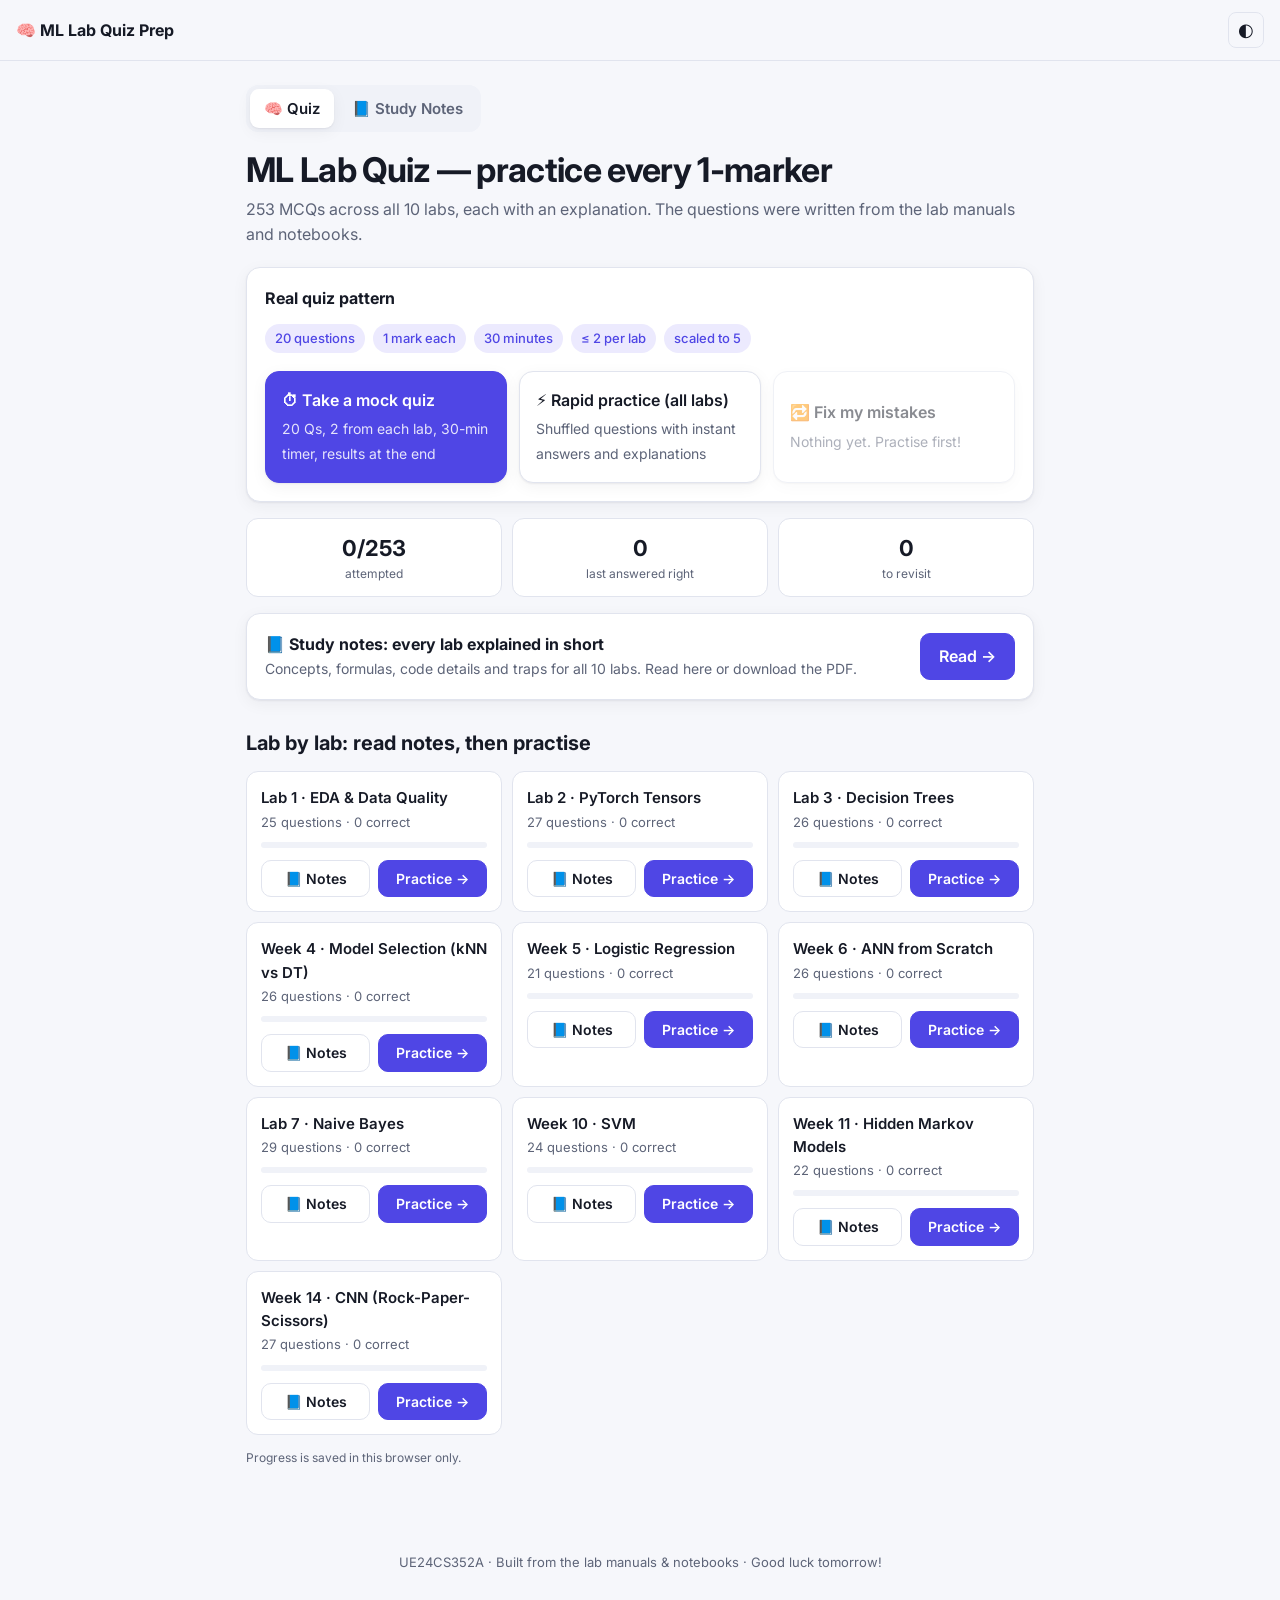
<file: index.html>
<!doctype html>
<html lang="en">
<head>
  <meta charset="utf-8">
  <meta name="viewport" content="width=device-width, initial-scale=1">
  <title>ML Lab Quiz Prep</title>
  <meta name="description" content="1-mark MCQ practice for the UE24CS352A Machine Learning lab quiz — all lab programs, with explanations and a timed mock test.">
  <link rel="preconnect" href="https://fonts.googleapis.com">
  <link rel="preconnect" href="https://fonts.gstatic.com" crossorigin>
  <link href="https://fonts.googleapis.com/css2?family=Inter:wght@400;500;600;700&family=JetBrains+Mono:wght@400;500&display=swap" rel="stylesheet">
  <link rel="stylesheet" href="style.css?v=1794931368">
  <link rel="icon" href="data:image/svg+xml,<svg xmlns='http://www.w3.org/2000/svg' viewBox='0 0 100 100'><text y='.9em' font-size='90'>🧠</text></svg>">
</head>
<body>
  <header class="topbar">
    <a href="#" class="brand" id="homeLink">🧠 ML Lab Quiz Prep</a>
    <button class="theme-toggle" id="themeToggle" aria-label="Toggle dark mode">◐</button>
  </header>
  <main id="app" class="container"></main>
  <footer class="foot">UE24CS352A · Built from the lab manuals &amp; notebooks · Good luck tomorrow!</footer>
  <script src="questions.js?v=1794931368"></script>
  <script src="notes.js?v=1794931368"></script>
  <script src="app.js?v=1794931368"></script>
</body>
</html>
</file>
<file: style.css>
:root {
  --bg: #f6f7fb;
  --surface: #ffffff;
  --surface-2: #f0f2f8;
  --text: #161a26;
  --muted: #5d6478;
  --border: #e1e4ee;
  --accent: #4f46e5;
  --accent-soft: #eceafe;
  --good: #12805c;
  --good-soft: #e3f6ee;
  --bad: #c2362f;
  --bad-soft: #fdeceb;
  --warn: #b26b00;
  --shadow: 0 1px 2px rgba(20, 24, 40, .06), 0 4px 16px rgba(20, 24, 40, .05);
  --radius: 14px;
}
@media (prefers-color-scheme: dark) {
  :root:not([data-theme="light"]) {
    --bg: #0f1117; --surface: #171a23; --surface-2: #1e2230; --text: #e8eaf2; --muted: #9aa1b5;
    --border: #2a2f3e; --accent: #8b85ff; --accent-soft: #25234a; --good: #4fd1a1; --good-soft: #13302a;
    --bad: #ff7b72; --bad-soft: #3a1c1c; --warn: #f0b44c; --shadow: none;
  }
}
:root[data-theme="dark"] {
  --bg: #0f1117; --surface: #171a23; --surface-2: #1e2230; --text: #e8eaf2; --muted: #9aa1b5;
  --border: #2a2f3e; --accent: #8b85ff; --accent-soft: #25234a; --good: #4fd1a1; --good-soft: #13302a;
  --bad: #ff7b72; --bad-soft: #3a1c1c; --warn: #f0b44c; --shadow: none;
}

* { box-sizing: border-box; }
html, body { margin: 0; }
body {
  background: var(--bg); color: var(--text);
  font: 16px/1.55 Inter, system-ui, -apple-system, Segoe UI, sans-serif;
  -webkit-font-smoothing: antialiased;
}
code, pre { font-family: "JetBrains Mono", ui-monospace, Menlo, monospace; font-size: .88em; }
code { background: var(--surface-2); padding: .1em .35em; border-radius: 5px; }
pre { background: var(--surface-2); padding: 12px 14px; border-radius: 10px; overflow-x: auto; margin: 10px 0; }
pre code { background: none; padding: 0; }

.topbar {
  position: sticky; top: 0; z-index: 10;
  display: flex; align-items: center; justify-content: space-between;
  padding: 12px 16px; background: color-mix(in srgb, var(--bg) 85%, transparent);
  backdrop-filter: blur(8px); border-bottom: 1px solid var(--border);
}
.brand { font-weight: 700; color: var(--text); text-decoration: none; }
.theme-toggle { background: none; border: 1px solid var(--border); color: var(--text); border-radius: 8px; width: 36px; height: 36px; cursor: pointer; font-size: 18px; }

.container { max-width: 820px; margin: 0 auto; padding: 24px 16px 48px; }
.foot { text-align: center; color: var(--muted); font-size: 13px; padding: 24px 16px 40px; }

h1 { font-size: clamp(26px, 5vw, 34px); line-height: 1.2; margin: 8px 0 6px; letter-spacing: -.02em; }
h2 { font-size: 20px; margin: 28px 0 12px; }
.sub { color: var(--muted); margin: 0 0 20px; }

.card { background: var(--surface); border: 1px solid var(--border); border-radius: var(--radius); box-shadow: var(--shadow); padding: 18px; }
.hero-actions { display: grid; grid-template-columns: repeat(auto-fit, minmax(min(220px, 100%), 1fr)); gap: 12px; margin-top: 18px; }
.mode { text-align: left; cursor: pointer; border: 1px solid var(--border); background: var(--surface); color: var(--text); border-radius: var(--radius); padding: 16px; box-shadow: var(--shadow); font: inherit; transition: transform .12s, border-color .12s; }
.mode:hover { transform: translateY(-2px); border-color: var(--accent); }
.mode .t { font-weight: 600; display: block; margin-bottom: 4px; }
.mode .d { color: var(--muted); font-size: 14px; }
.mode.primary { background: var(--accent); border-color: var(--accent); color: #fff; }
.mode.primary .d { color: rgba(255,255,255,.85); }

.pattern { display: flex; flex-wrap: wrap; gap: 8px; margin-top: 14px; }
.pill { font-size: 13px; padding: 4px 10px; border-radius: 999px; background: var(--accent-soft); color: var(--accent); font-weight: 500; }

.labs { display: grid; grid-template-columns: repeat(auto-fill, minmax(min(240px, 100%), 1fr)); gap: 10px; }
.lab { cursor: pointer; text-align: left; font: inherit; color: var(--text); background: var(--surface); border: 1px solid var(--border); border-radius: 12px; padding: 14px; transition: border-color .12s; }
.lab:hover { border-color: var(--accent); }
.lab .n { font-weight: 600; font-size: 15px; }
.lab .m { color: var(--muted); font-size: 13px; margin-top: 2px; }
.bar { height: 6px; background: var(--surface-2); border-radius: 99px; overflow: hidden; margin-top: 10px; }
.bar > i { display: block; height: 100%; background: var(--good); border-radius: 99px; }

.qhead { display: flex; justify-content: space-between; align-items: center; gap: 12px; margin-bottom: 12px; flex-wrap: wrap; }
.qmeta { color: var(--muted); font-size: 14px; }
.tag { font-size: 12px; font-weight: 600; padding: 3px 9px; border-radius: 999px; background: var(--accent-soft); color: var(--accent); }
.timer { font-variant-numeric: tabular-nums; font-weight: 600; padding: 4px 10px; border-radius: 8px; background: var(--surface-2); }
.timer.low { color: var(--bad); background: var(--bad-soft); }
.progress { height: 4px; background: var(--surface-2); border-radius: 99px; overflow: hidden; margin-bottom: 18px; }
.progress > i { display: block; height: 100%; background: var(--accent); transition: width .2s; }

.qtext { font-size: 18px; font-weight: 500; margin: 4px 0 16px; white-space: pre-wrap; }
.qtext pre { white-space: pre; font-weight: 400; }
.opts { display: grid; gap: 10px; }
.opt { display: flex; gap: 12px; align-items: flex-start; text-align: left; width: 100%; font: inherit; color: var(--text); background: var(--surface); border: 1.5px solid var(--border); border-radius: 12px; padding: 12px 14px; cursor: pointer; transition: border-color .1s, background .1s; }
.opt:hover:not(:disabled) { border-color: var(--accent); }
.opt .k { flex: none; width: 26px; height: 26px; border-radius: 7px; display: grid; place-items: center; font-size: 13px; font-weight: 600; background: var(--surface-2); color: var(--muted); }
.opt.sel { border-color: var(--accent); background: var(--accent-soft); }
.opt.right { border-color: var(--good); background: var(--good-soft); }
.opt.right .k { background: var(--good); color: #fff; }
.opt.wrong { border-color: var(--bad); background: var(--bad-soft); }
.opt.wrong .k { background: var(--bad); color: #fff; }
.opt:disabled { cursor: default; }

.explain { margin-top: 14px; padding: 12px 14px; border-radius: 12px; background: var(--surface-2); border-left: 4px solid var(--accent); font-size: 15px; }
.explain b { display: block; margin-bottom: 2px; }

.nav { display: flex; justify-content: space-between; gap: 10px; margin-top: 18px; flex-wrap: wrap; }
.btn { font: inherit; font-weight: 600; cursor: pointer; border-radius: 10px; padding: 10px 18px; border: 1px solid var(--border); background: var(--surface); color: var(--text); }
.btn:hover { border-color: var(--accent); }
.btn.primary { background: var(--accent); border-color: var(--accent); color: #fff; }
.btn:disabled { opacity: .45; cursor: not-allowed; }

.palette { display: flex; flex-wrap: wrap; gap: 6px; margin-top: 18px; }
.palette button { width: 34px; height: 34px; border-radius: 8px; border: 1px solid var(--border); background: var(--surface); color: var(--text); font: inherit; font-size: 13px; cursor: pointer; }
.palette button.ans { background: var(--accent-soft); border-color: var(--accent); color: var(--accent); }
.palette button.cur { outline: 2px solid var(--accent); outline-offset: 1px; }

.score { text-align: center; padding: 26px 18px; }
.score .big { font-size: 56px; font-weight: 700; letter-spacing: -.03em; line-height: 1; }
.score .scaled { color: var(--muted); margin-top: 6px; }
.breakdown { display: grid; gap: 6px; margin-top: 16px; }
.brow { display: flex; justify-content: space-between; gap: 10px; font-size: 14px; padding: 8px 12px; border-radius: 8px; background: var(--surface-2); }
.review-item { margin-top: 12px; }
.review-item .qtext { font-size: 16px; }
.ok { color: var(--good); font-weight: 600; }
.no { color: var(--bad); font-weight: 600; }
.row { display: flex; gap: 10px; flex-wrap: wrap; align-items: center; }
.muted { color: var(--muted); }
.kbd { font-size: 12px; color: var(--muted); margin-top: 14px; }
.kbd kbd { font-family: inherit; border: 1px solid var(--border); border-bottom-width: 2px; border-radius: 5px; padding: 0 5px; background: var(--surface); }
.stats { display: grid; grid-template-columns: repeat(3, 1fr); gap: 10px; margin-top: 16px; }
.stat { background: var(--surface); border: 1px solid var(--border); border-radius: 12px; padding: 12px; text-align: center; }
.stat .v { font-size: 22px; font-weight: 700; }
.stat .l { font-size: 12px; color: var(--muted); }
.linkbtn { background: none; border: none; color: var(--accent); font: inherit; cursor: pointer; padding: 0; text-decoration: underline; }

@media (max-width: 520px) {
  .qtext { font-size: 16.5px; }
  .opt { padding: 11px 12px; }
}

/* guard against horizontal overflow on narrow phones */
body { overflow-x: hidden; }
.container, .card, .opt span, .qtext { min-width: 0; overflow-wrap: anywhere; }
@media (max-width: 420px) { .stats { grid-template-columns: 1fr 1fr 1fr; gap: 6px; } .stat .v { font-size: 18px; } }

/* ---------- study notes ---------- */

    .notes h2 { margin-top: 0; font-size: 22px; letter-spacing: -.01em; }
    .notes section { scroll-margin-top: 70px; margin: 18px 0; }
    .notes h3 { font-size: 15px; text-transform: uppercase; letter-spacing: .06em; color: var(--accent); margin: 16px 0 6px; }
    .notes ul { margin: 4px 0 8px; padding-left: 20px; }
    .notes li { margin: 3px 0; }
    .notes p { margin: 6px 0; }
    .formula { font-family: "JetBrains Mono", ui-monospace, monospace; font-size: 14px; background: var(--surface-2); border-radius: 8px; padding: 8px 12px; margin: 6px 0; overflow-x: auto; white-space: pre; }
    .trap { border-left: 4px solid var(--warn); background: var(--surface-2); padding: 8px 12px; border-radius: 8px; margin: 10px 0 2px; font-size: 15px; }
    .trap b { color: var(--warn); }
    .toc { display: grid; grid-template-columns: repeat(auto-fill, minmax(min(230px, 100%), 1fr)); gap: 8px; }
    .toc a { display: block; padding: 10px 12px; border: 1px solid var(--border); border-radius: 10px; background: var(--surface); color: var(--text); text-decoration: none; font-size: 15px; }
    .toc a:hover { border-color: var(--accent); }
    .toc a span { color: var(--muted); font-size: 13px; display: block; }
    table { border-collapse: collapse; width: 100%; font-size: 14px; margin: 8px 0; }
    th, td { border: 1px solid var(--border); padding: 6px 8px; text-align: left; vertical-align: top; }
    th { background: var(--surface-2); }
    .tablewrap { overflow-x: auto; }
    .actions { display: flex; gap: 10px; flex-wrap: wrap; margin: 14px 0 22px; }
    .actions a { text-decoration: none; }
    .back { font-size: 14px; }
    @media print {
      :root { --bg:#fff; --surface:#fff; --surface-2:#f2f3f7; --text:#111; --muted:#555; --border:#ddd; --accent:#3b35c9; --warn:#a15c00; --shadow:none; }
      .topbar, .actions, .foot, .back, .noprint { display: none !important; }
      body { font-size: 12px; background: #fff; }
      .container { max-width: none; padding: 0; }
      .card { box-shadow: none; padding: 12px 14px; break-inside: auto; }
      .notes section { page-break-before: always; margin: 0; }
      .notes section:first-of-type { page-break-before: auto; }
      .formula, .trap, table, pre { break-inside: avoid; }
      .formula { font-size: 11px; }
      h1 { font-size: 24px; }
      .toc a { padding: 6px 8px; }
    }
  
/* ---------- tabs, chips, lab buttons ---------- */
.tabs { display: inline-flex; gap: 4px; padding: 4px; background: var(--surface-2); border-radius: 12px; margin-bottom: 10px; }
.tab { font: inherit; font-weight: 600; font-size: 15px; border: none; background: none; color: var(--muted); padding: 8px 14px; border-radius: 9px; cursor: pointer; }
.tab.on { background: var(--surface); color: var(--text); box-shadow: var(--shadow); }
.chips { display: flex; flex-wrap: wrap; gap: 6px; margin: 4px 0 14px; }
.chip { font: inherit; font-size: 13px; font-weight: 500; padding: 6px 11px; border-radius: 999px; border: 1px solid var(--border); background: var(--surface); color: var(--text); cursor: pointer; }
.chip:hover { border-color: var(--accent); }
.chip.on { background: var(--accent); border-color: var(--accent); color: #fff; }
.lab { cursor: default; }
.labbtns { display: flex; gap: 8px; margin-top: 12px; }
.labbtns .btn { flex: 1; }
.btn.sm { padding: 7px 10px; font-size: 14px; }
.notescta { display: flex; justify-content: space-between; align-items: center; gap: 12px; margin-top: 16px; width: 100%; text-align: left; font: inherit; color: var(--text); cursor: pointer; }
.notescta:hover { border-color: var(--accent); }
@media print { .tabs, .chips, .nav, .kbd { display: none !important; } }
</file>
